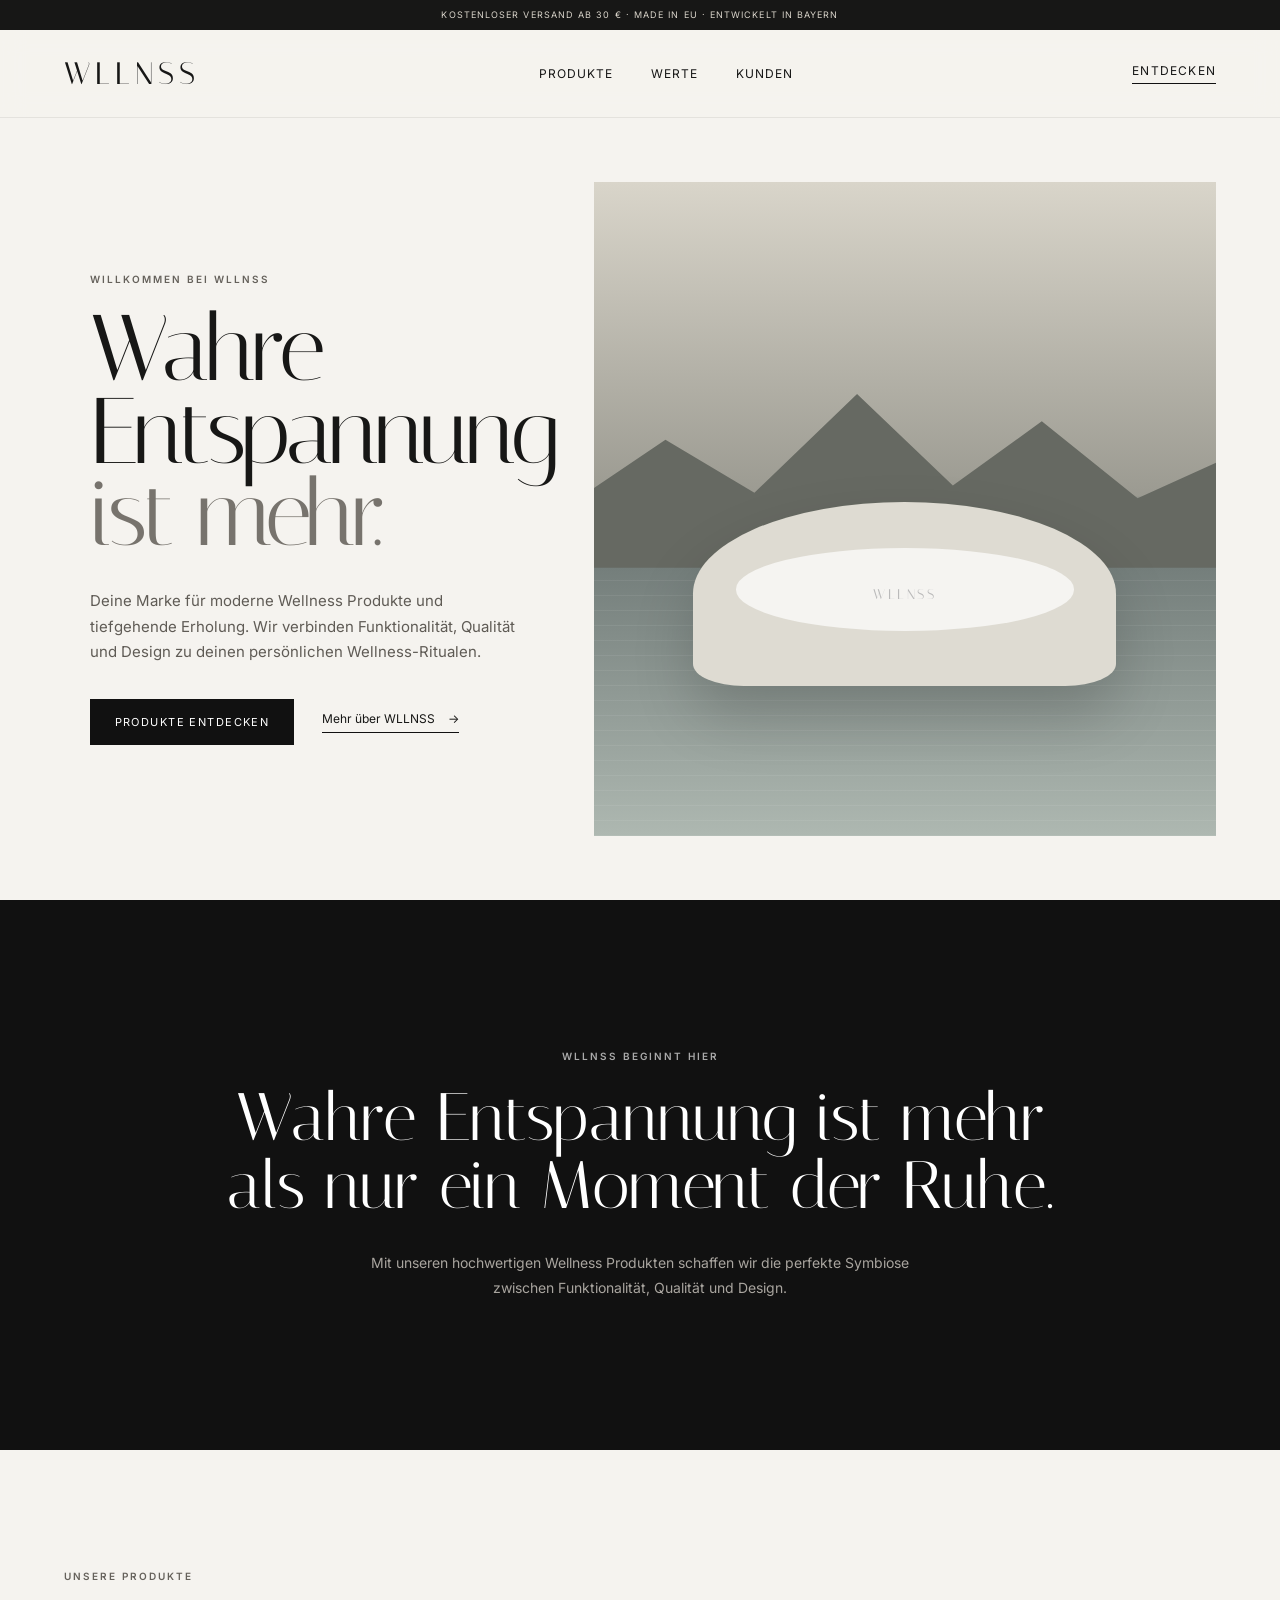
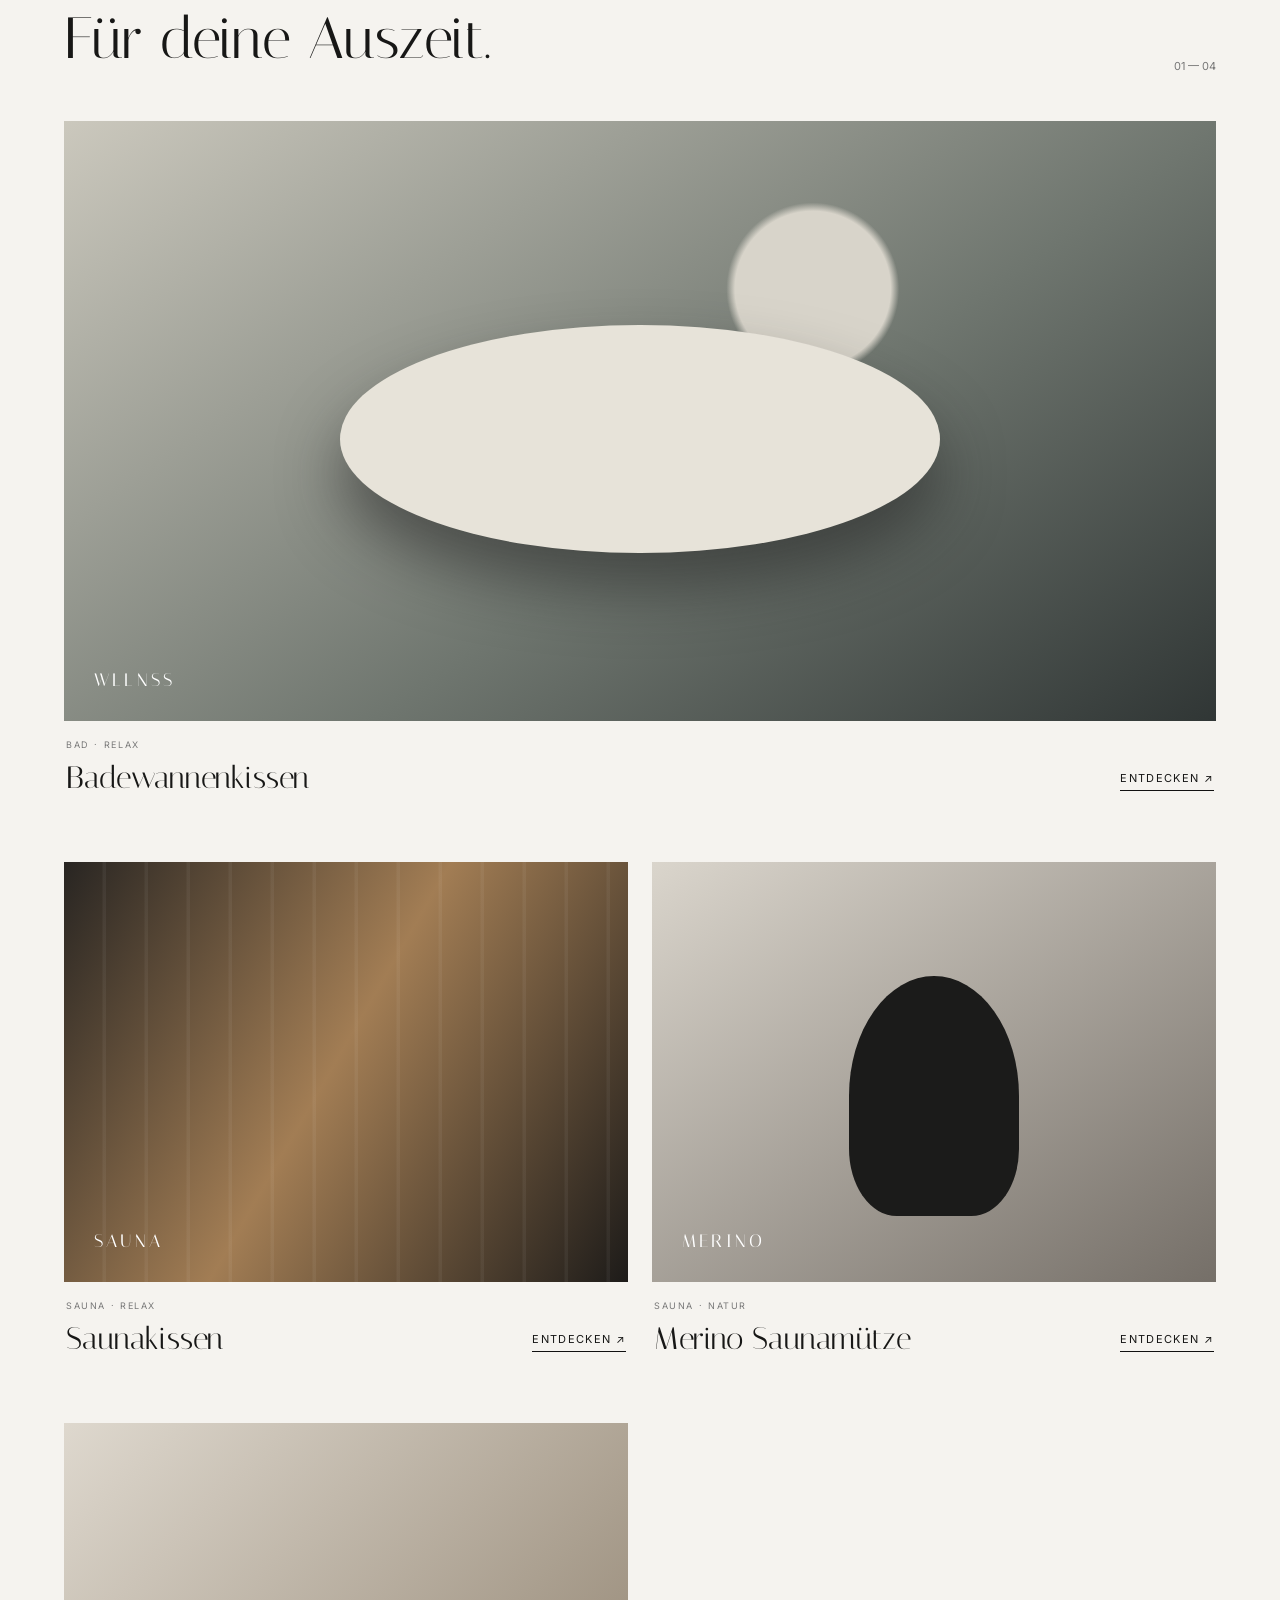
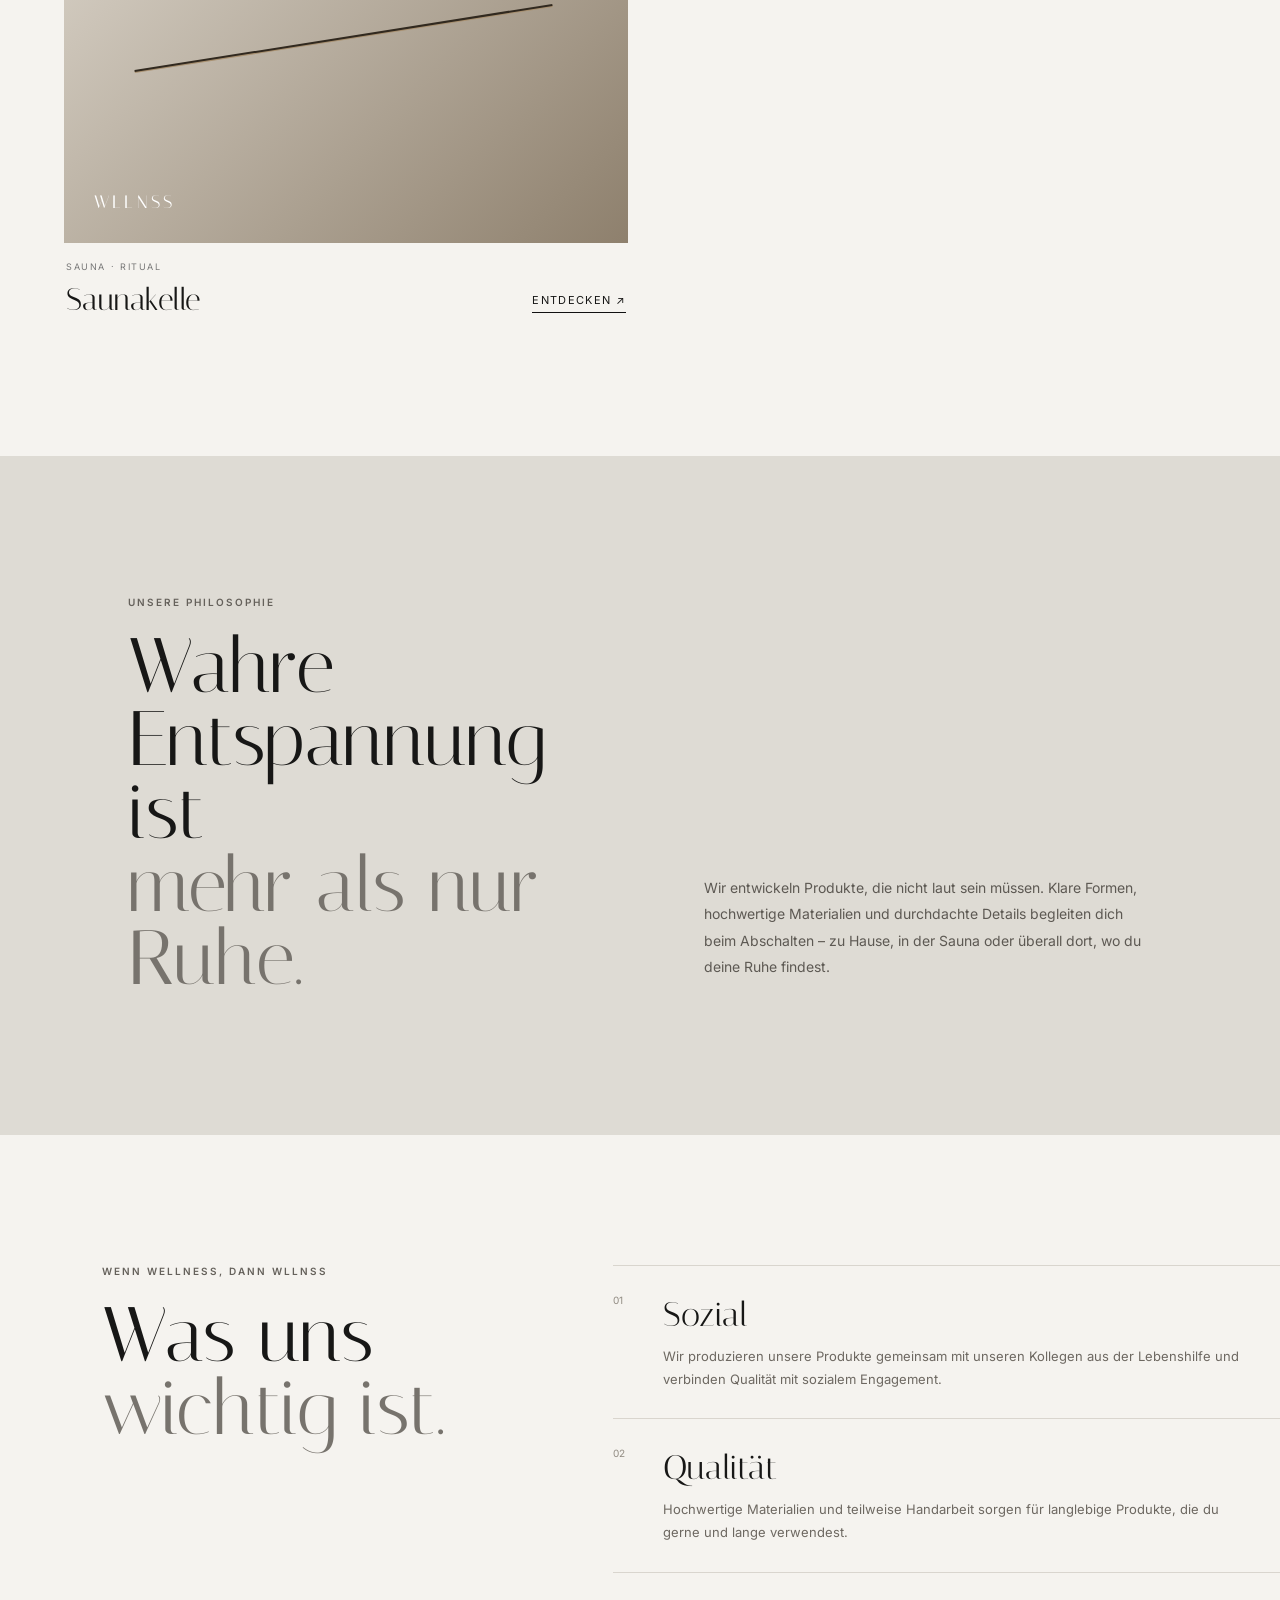
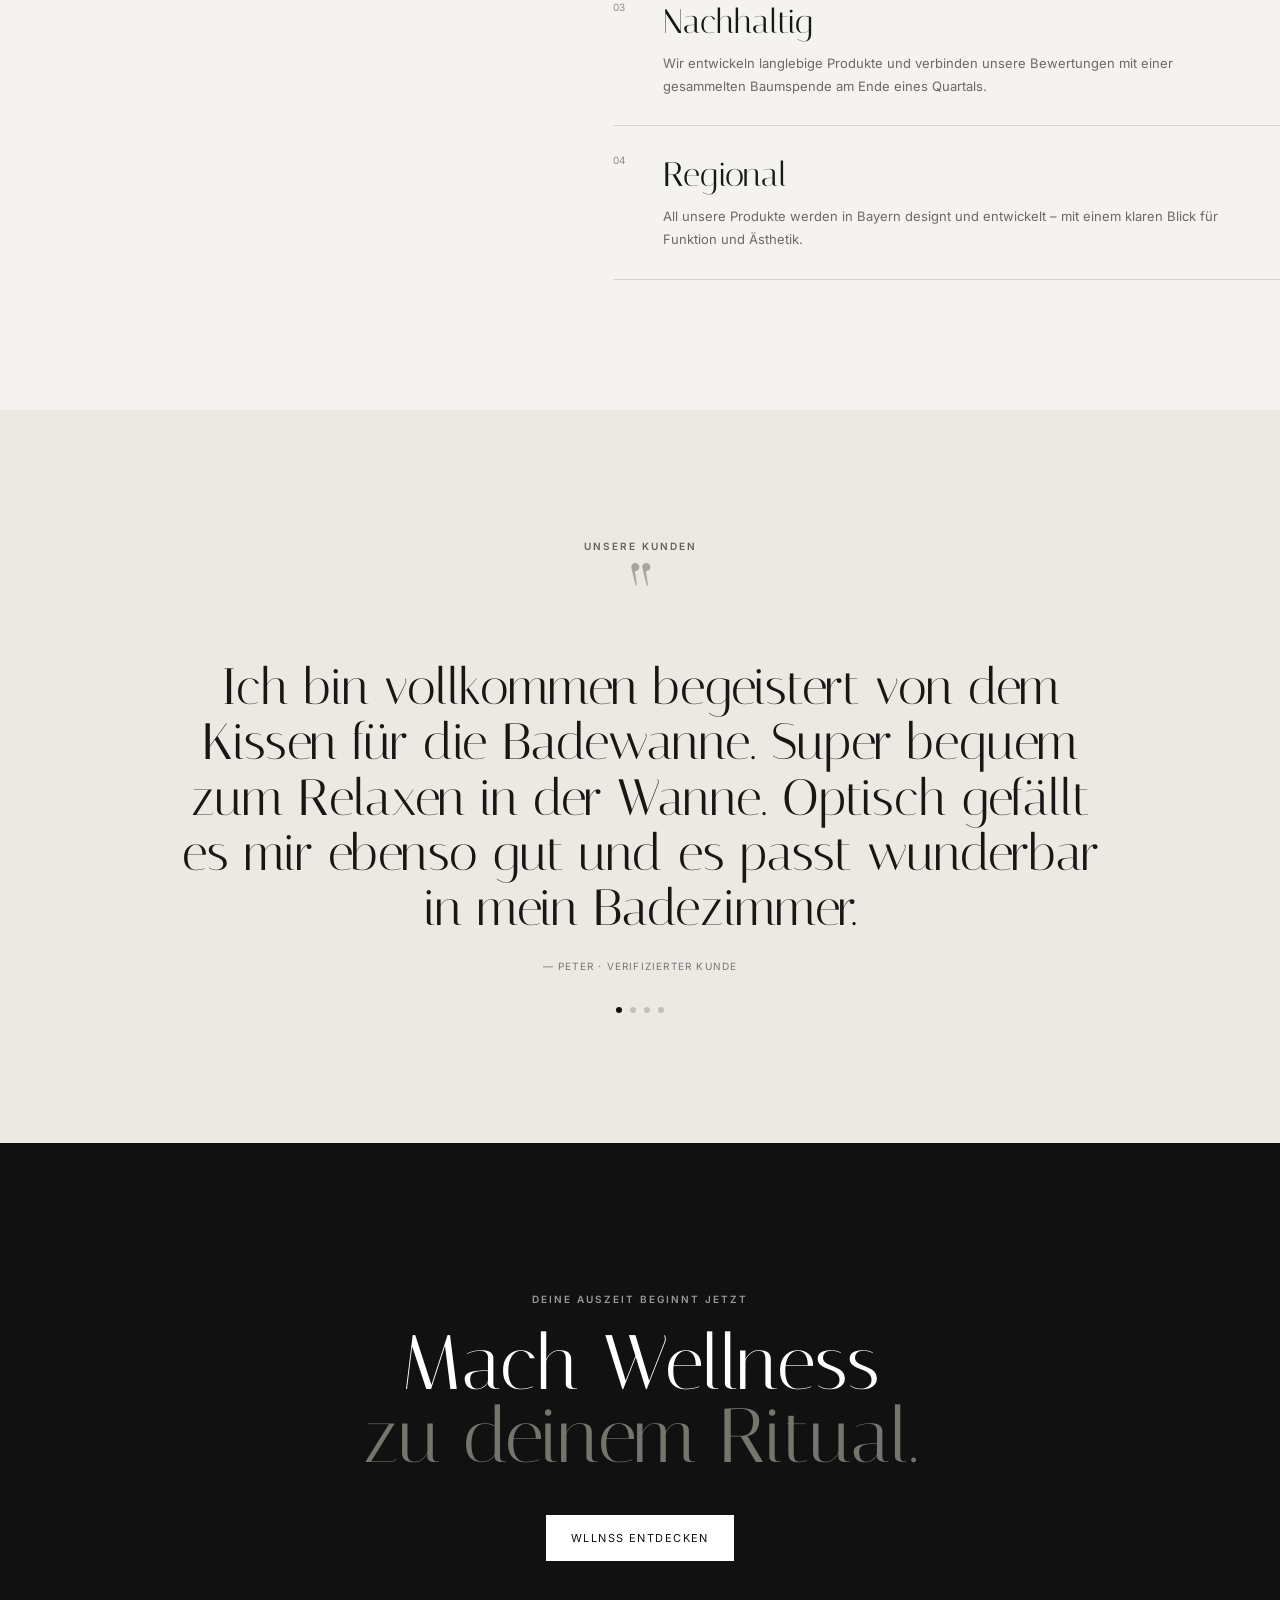
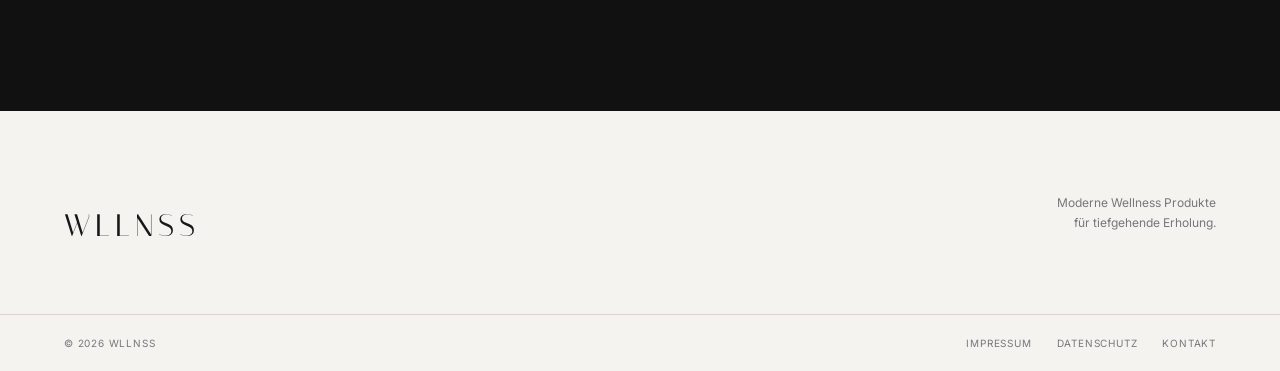
<file: index.html>
<!doctype html>
<html lang="de">
<head>
<meta charset="utf-8">
<meta name="viewport" content="width=device-width,initial-scale=1">
<meta name="description" content="WLLNSS – moderne Wellness Produkte für tiefgehende Erholung.">
<meta name="theme-color" content="#111111">
<title>WLLNSS – Moderne Wellness</title>
<link rel="stylesheet" href="style.css">
<script src="script.js" defer></script>
</head>
<body>
<div class="announcement">Kostenloser Versand ab 30 € · Made in EU · Entwickelt in Bayern</div><header class="site-header">
  <a class="logo" href="#top" aria-label="WLLNSS Startseite">WLLNSS</a>
  <nav>
    <a href="#produkte">Produkte</a>
    <a href="#werte">Werte</a>
    <a href="#kunden">Kunden</a>
  </nav>
  <a class="header-cta" href="#produkte">Entdecken</a>
</header>

<main id="top">
<section class="hero">
  <div class="hero-copy">
    <p class="eyebrow">WILLKOMMEN BEI WLLNSS</p>
    <h1>Wahre Entspannung<br><em>ist mehr.</em></h1>
    <p class="hero-text">Deine Marke für moderne Wellness Produkte und tiefgehende Erholung. Wir verbinden Funktionalität, Qualität und Design zu deinen persönlichen Wellness-Ritualen.</p>
    <div class="hero-actions">
      <a class="button button-dark" href="#produkte">Produkte entdecken</a>
      <a class="text-link" href="#werte">Mehr über WLLNSS <span>→</span></a>
    </div>
  </div>
  <div class="hero-image">
    <div class="image-card">
      <div class="water"></div>
      <div class="mountains"></div>
      <div class="bath"><span>WLLNSS</span></div>
    </div>
  </div>
</section>

<section class="intro">
  <p class="eyebrow">WLLNSS BEGINNT HIER</p>
  <h2>Wahre Entspannung ist mehr<br class="desktop"> als nur ein Moment der Ruhe.</h2>
  <p>Mit unseren hochwertigen Wellness Produkten schaffen wir die perfekte Symbiose zwischen Funktionalität, Qualität und Design.</p>
</section>

<section class="products" id="produkte">
  <div class="section-heading">
    <div><p class="eyebrow">UNSERE PRODUKTE</p><h2>Für deine Auszeit.</h2></div>
    <span>01 — 04</span>
  </div>
  <div class="product-grid">
    <article class="product product-large">
      <div class="product-visual bath-visual"><span>WLLNSS</span></div>
      <div class="product-info"><p>BAD · RELAX</p><h3>Badewannenkissen</h3><a href="#kontakt">Entdecken <span>↗</span></a></div>
    </article>
    <article class="product">
      <div class="product-visual sauna-visual"><span>SAUNA</span></div>
      <div class="product-info"><p>SAUNA · RELAX</p><h3>Saunakissen</h3><a href="#kontakt">Entdecken <span>↗</span></a></div>
    </article>
    <article class="product">
      <div class="product-visual merino-visual"><span>MERINO</span></div>
      <div class="product-info"><p>SAUNA · NATUR</p><h3>Merino Saunamütze</h3><a href="#kontakt">Entdecken <span>↗</span></a></div>
    </article>
    <article class="product">
      <div class="product-visual wood-visual"><span>WLLNSS</span></div>
      <div class="product-info"><p>SAUNA · RITUAL</p><h3>Saunakelle</h3><a href="#kontakt">Entdecken <span>↗</span></a></div>
    </article>
  </div>
</section>

<section class="manifesto">
  <div><p class="eyebrow">UNSERE PHILOSOPHIE</p><h2>Wahre Entspannung ist<br><em>mehr als nur Ruhe.</em></h2></div>
  <p>Wir entwickeln Produkte, die nicht laut sein müssen. Klare Formen, hochwertige Materialien und durchdachte Details begleiten dich beim Abschalten – zu Hause, in der Sauna oder überall dort, wo du deine Ruhe findest.</p>
</section>

<section class="values" id="werte">
  <div class="value-intro"><p class="eyebrow">WENN WELLNESS, DANN WLLNSS</p><h2>Was uns<br><em>wichtig ist.</em></h2></div>
  <div class="value-list">
    <article><span>01</span><div><h3>Sozial</h3><p>Wir produzieren unsere Produkte gemeinsam mit unseren Kollegen aus der Lebenshilfe und verbinden Qualität mit sozialem Engagement.</p></div></article>
    <article><span>02</span><div><h3>Qualität</h3><p>Hochwertige Materialien und teilweise Handarbeit sorgen für langlebige Produkte, die du gerne und lange verwendest.</p></div></article>
    <article><span>03</span><div><h3>Nachhaltig</h3><p>Wir entwickeln langlebige Produkte und verbinden unsere Bewertungen mit einer gesammelten Baumspende am Ende eines Quartals.</p></div></article>
    <article><span>04</span><div><h3>Regional</h3><p>All unsere Produkte werden in Bayern designt und entwickelt – mit einem klaren Blick für Funktion und Ästhetik.</p></div></article>
  </div>
</section>

<section class="quote-section" id="kunden">
  <p class="eyebrow">UNSERE KUNDEN</p>
  <div class="quote-mark">“</div>
  <blockquote>Ich bin vollkommen begeistert von dem Kissen für die Badewanne. Super bequem zum Relaxen in der Wanne. Optisch gefällt es mir ebenso gut und es passt wunderbar in mein Badezimmer.</blockquote>
  <p class="quote-author">— Peter · Verifizierter Kunde</p>
  <div class="dots"><i class="active"></i><i></i><i></i><i></i></div>
</section>

<section class="cta" id="kontakt">
  <p class="eyebrow">DEINE AUSZEIT BEGINNT JETZT</p>
  <h2>Mach Wellness<br><em>zu deinem Ritual.</em></h2>
  <a class="button button-light" href="#produkte">WLLNSS entdecken</a>
</section>
</main>

<footer>
  <div class="footer-top"><a class="logo" href="#top">WLLNSS</a><p>Moderne Wellness Produkte<br>für tiefgehende Erholung.</p></div>
  <div class="footer-bottom"><span>© 2026 WLLNSS</span><div><a href="#top">Impressum</a><a href="#top">Datenschutz</a><a href="#top">Kontakt</a></div></div>
</footer>
</body>
</html>
</file>
<file: style.css>
@import url('https://fonts.googleapis.com/css2?family=Italiana&family=Inter:wght@300;400;500;600&display=swap');
 :root{--black:#171716;--off:#f5f3ef;--white:#fff;--grey:#77736d;--line:#d9d5ce;--serif:'Italiana',Georgia,serif;--sans:Inter,Arial,sans-serif}
*{box-sizing:border-box}html{scroll-behavior:smooth}body{margin:0;background:var(--off);color:var(--black);font-family:var(--sans);font-weight:400}a{color:inherit;text-decoration:none}.announcement{height:30px;background:#171716;color:#d9d4ca;text-align:center;font-size:9px;letter-spacing:.12em;text-transform:uppercase;padding:9px}.site-header{height:88px;padding:0 5vw;display:flex;align-items:center;justify-content:space-between;background:rgba(245,243,239,.94);position:sticky;top:0;z-index:20;border-bottom:1px solid rgba(0,0,0,.07);backdrop-filter:blur(12px)}.logo{font-family:var(--serif);font-size:31px;letter-spacing:.16em}.site-header nav{display:flex;gap:38px;font-size:12px;letter-spacing:.08em;text-transform:uppercase}.header-cta{border-bottom:1px solid #111;padding-bottom:5px;font-size:12px;text-transform:uppercase;letter-spacing:.1em}
.hero{min-height:calc(100vh - 118px);display:grid;grid-template-columns:46% 54%;padding:5vw}.hero-copy{display:flex;flex-direction:column;justify-content:center;padding:5vw 5vw 5vw 2vw}.eyebrow{font-size:10px;letter-spacing:.2em;font-weight:600;margin:0 0 22px;color:#65615b}.hero h1{font-family:var(--serif);font-weight:400;font-size:clamp(58px,7.3vw,112px);line-height:.88;letter-spacing:-.035em;margin:0}.hero h1 em,.manifesto em,.value-intro em,.cta em{font-style:normal;color:#77736d}.hero-text{max-width:470px;line-height:1.7;color:#5f5b55;font-size:15px;margin:34px 0}.hero-actions{display:flex;align-items:center;gap:28px}.button{display:inline-flex;padding:16px 25px;font-size:11px;text-transform:uppercase;letter-spacing:.13em}.button-dark{background:#111;color:#fff}.button-light{background:#fff;color:#111}.text-link{font-size:12px;border-bottom:1px solid #111;padding-bottom:6px}.text-link span{margin-left:10px}.hero-image{min-height:650px;position:relative}.image-card{height:100%;min-height:650px;overflow:hidden;position:relative;background:linear-gradient(180deg,#d9d5ca 0%,#9b9a91 48%,#66706e 49%,#aeb8b1 100%)}.water{position:absolute;inset:48% 0 0;background:repeating-linear-gradient(0deg,rgba(255,255,255,.12) 0 1px,transparent 1px 15px);opacity:.55}.mountains{position:absolute;left:-5%;right:-5%;top:31%;height:28%;background:#666962;clip-path:polygon(0 68%,15% 30%,28% 59%,43% 5%,57% 55%,70% 20%,84% 62%,100% 35%,100% 100%,0 100%);filter:blur(.3px)}.bath{position:absolute;width:68%;height:28%;left:16%;top:49%;background:#dedbd2;border-radius:50% 50% 12% 12%;box-shadow:0 30px 60px rgba(0,0,0,.18);display:flex;align-items:center;justify-content:center;font-family:var(--serif);letter-spacing:.18em;font-size:14px}.bath:after{content:'';position:absolute;left:10%;right:10%;top:25%;height:45%;border-radius:50%;background:rgba(255,255,255,.7)}
.intro{padding:150px 8vw;text-align:center;background:#111;color:#fff}.intro .eyebrow{color:#aaa}.intro h2{font-family:var(--serif);font-size:clamp(42px,5.2vw,75px);font-weight:400;line-height:1.02;margin:0 auto 30px}.intro>p:last-child{max-width:590px;margin:auto;color:#a9a59f;line-height:1.8;font-size:14px}
.products{padding:120px 5vw}.section-heading{display:flex;justify-content:space-between;align-items:end;margin-bottom:48px}.section-heading h2{font-family:var(--serif);font-weight:400;font-size:58px;margin:0}.section-heading>span{font-size:11px;color:#777}.product-grid{display:grid;grid-template-columns:repeat(2,1fr);gap:48px 24px}.product-large{grid-column:span 2}.product-visual{height:420px;position:relative;display:flex;align-items:flex-end;padding:30px;overflow:hidden}.product-large .product-visual{height:600px}.product-visual span{position:relative;z-index:2;color:#fff;font-family:var(--serif);letter-spacing:.18em;font-size:18px}.bath-visual{background:radial-gradient(circle at 65% 28%,#d8d4ca 0 9%,transparent 10%),linear-gradient(145deg,#cbc8bd,#6f766f 58%,#303635)}.bath-visual:before{content:'';position:absolute;width:52%;height:38%;left:24%;top:34%;border-radius:50%;background:#e7e3d9;box-shadow:0 35px 60px #2228}.sauna-visual{background:linear-gradient(120deg,#282522,#a27d54 48%,#1d1b19)}.sauna-visual:before{content:'';position:absolute;inset:0;background:repeating-linear-gradient(90deg,transparent 0 38px,rgba(255,255,255,.05) 39px 42px)}.merino-visual{background:linear-gradient(145deg,#dad5cc,#756f68)}.merino-visual:before{content:'';position:absolute;width:170px;height:240px;left:50%;top:50%;transform:translate(-50%,-40%);background:#1b1b1a;border-radius:50% 50% 28% 28%}.wood-visual{background:linear-gradient(135deg,#ded8ce,#8e806d)}.wood-visual:before{content:'';position:absolute;width:75%;height:2px;left:12%;top:51%;background:#31291f;transform:rotate(-9deg);box-shadow:0 1px 0 #a89070}.product-info{padding:18px 2px}.product-info p{font-size:9px;letter-spacing:.18em;color:#777;margin:0 0 9px}.product-info h3{font-family:var(--serif);font-weight:400;font-size:31px;margin:0}.product-info a{float:right;margin-top:-25px;font-size:11px;text-transform:uppercase;letter-spacing:.12em;border-bottom:1px solid #111;padding-bottom:5px}
.manifesto{display:grid;grid-template-columns:1fr 1fr;gap:10vw;padding:140px 10vw;background:#dedbd4}.manifesto h2,.value-intro h2,.cta h2{font-family:var(--serif);font-size:clamp(48px,6vw,82px);font-weight:400;line-height:.95;margin:0}.manifesto>p{align-self:end;max-width:520px;line-height:1.9;color:#5d5953;font-size:14px}
.values{padding:130px 8vw;display:grid;grid-template-columns:38% 62%;gap:8vw}.value-list article{display:grid;grid-template-columns:50px 1fr;border-top:1px solid var(--line);padding:28px 0}.value-list article:last-child{border-bottom:1px solid var(--line)}.value-list span{font-size:10px;color:#918b82}.value-list h3{font-family:var(--serif);font-size:34px;font-weight:400;margin:0 0 10px}.value-list p{margin:0;max-width:580px;color:#6d6861;font-size:13px;line-height:1.75}
.quote-section{text-align:center;background:#ece9e3;padding:130px 8vw}.quote-mark{font-family:var(--serif);font-size:100px;line-height:.6;color:#aaa49b}.quote-section blockquote{font-family:var(--serif);font-size:clamp(30px,4vw,53px);line-height:1.08;max-width:950px;margin:25px auto}.quote-author{font-size:10px;letter-spacing:.12em;text-transform:uppercase;color:#777}.dots{display:flex;justify-content:center;gap:8px;margin-top:35px}.dots i{width:6px;height:6px;border-radius:50%;background:#c5c0b8}.dots .active{background:#111}
.cta{background:#111;color:#fff;text-align:center;padding:150px 20px}.cta .eyebrow{color:#999}.cta h2{margin-bottom:42px}.footer-top{padding:70px 5vw;display:flex;justify-content:space-between;align-items:end}.footer-top p{font-size:12px;line-height:1.6;color:#777;text-align:right}.footer-bottom{border-top:1px solid var(--line);padding:22px 5vw;display:flex;justify-content:space-between;color:#777;font-size:10px;text-transform:uppercase;letter-spacing:.08em}.footer-bottom div{display:flex;gap:25px}
@media(max-width:800px){.site-header{height:70px;padding:0 22px}.site-header nav{display:none}.header-cta{display:none}.hero{display:block;padding:0}.hero-copy{padding:70px 24px 60px}.hero-image,.image-card{min-height:500px}.intro{padding:90px 24px}.products{padding:85px 20px}.section-heading h2{font-size:44px}.product-grid{grid-template-columns:1fr;gap:35px}.product-large{grid-column:auto}.product-large .product-visual,.product-visual{height:400px}.manifesto,.values{grid-template-columns:1fr;padding:90px 24px;gap:60px}.quote-section{padding:90px 24px}.footer-top,.footer-bottom{padding-left:22px;padding-right:22px}.footer-bottom{flex-direction:column;gap:18px}.footer-bottom div{gap:15px}.desktop{display:none}}
@media(max-width:480px){.hero h1{font-size:55px}.hero-actions{align-items:flex-start;flex-direction:column;gap:20px}.product-info h3{font-size:27px}.footer-top{align-items:flex-start;flex-direction:column;gap:25px}.footer-top p{text-align:left}}
</file>
